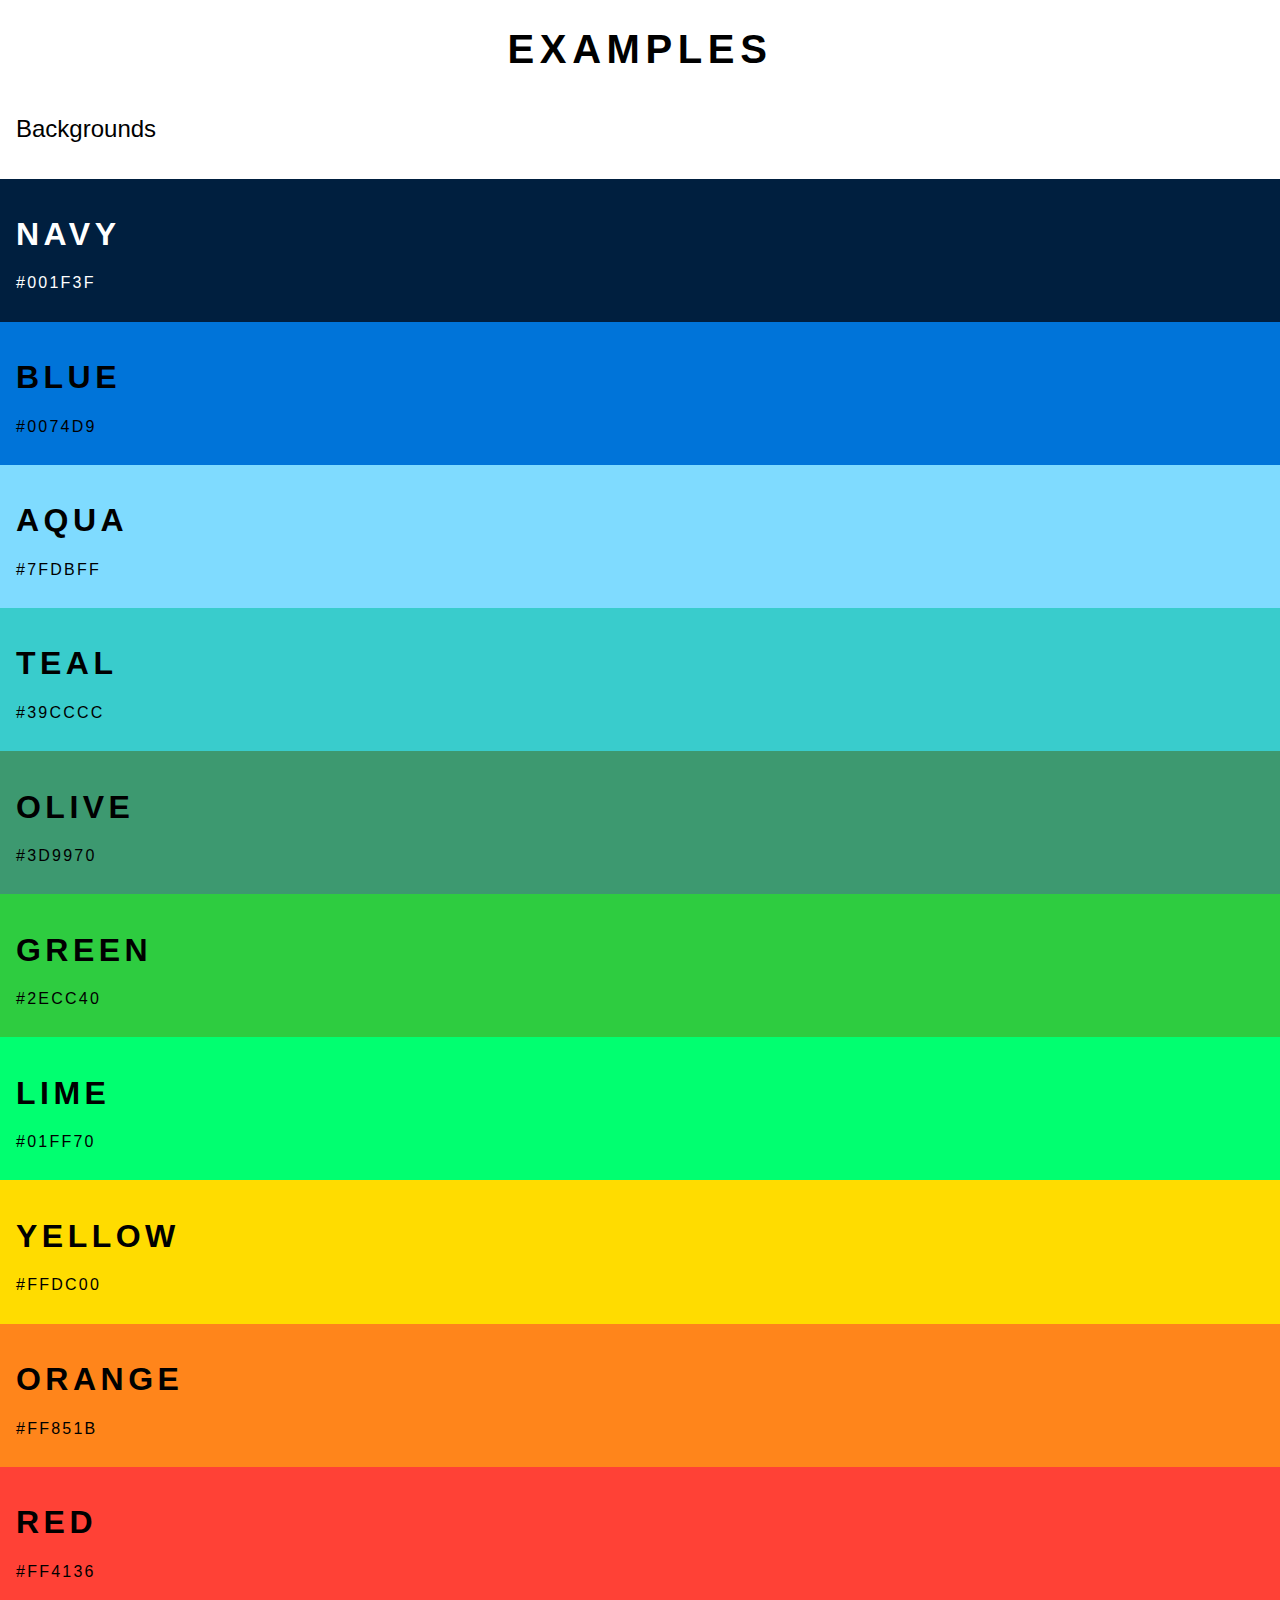
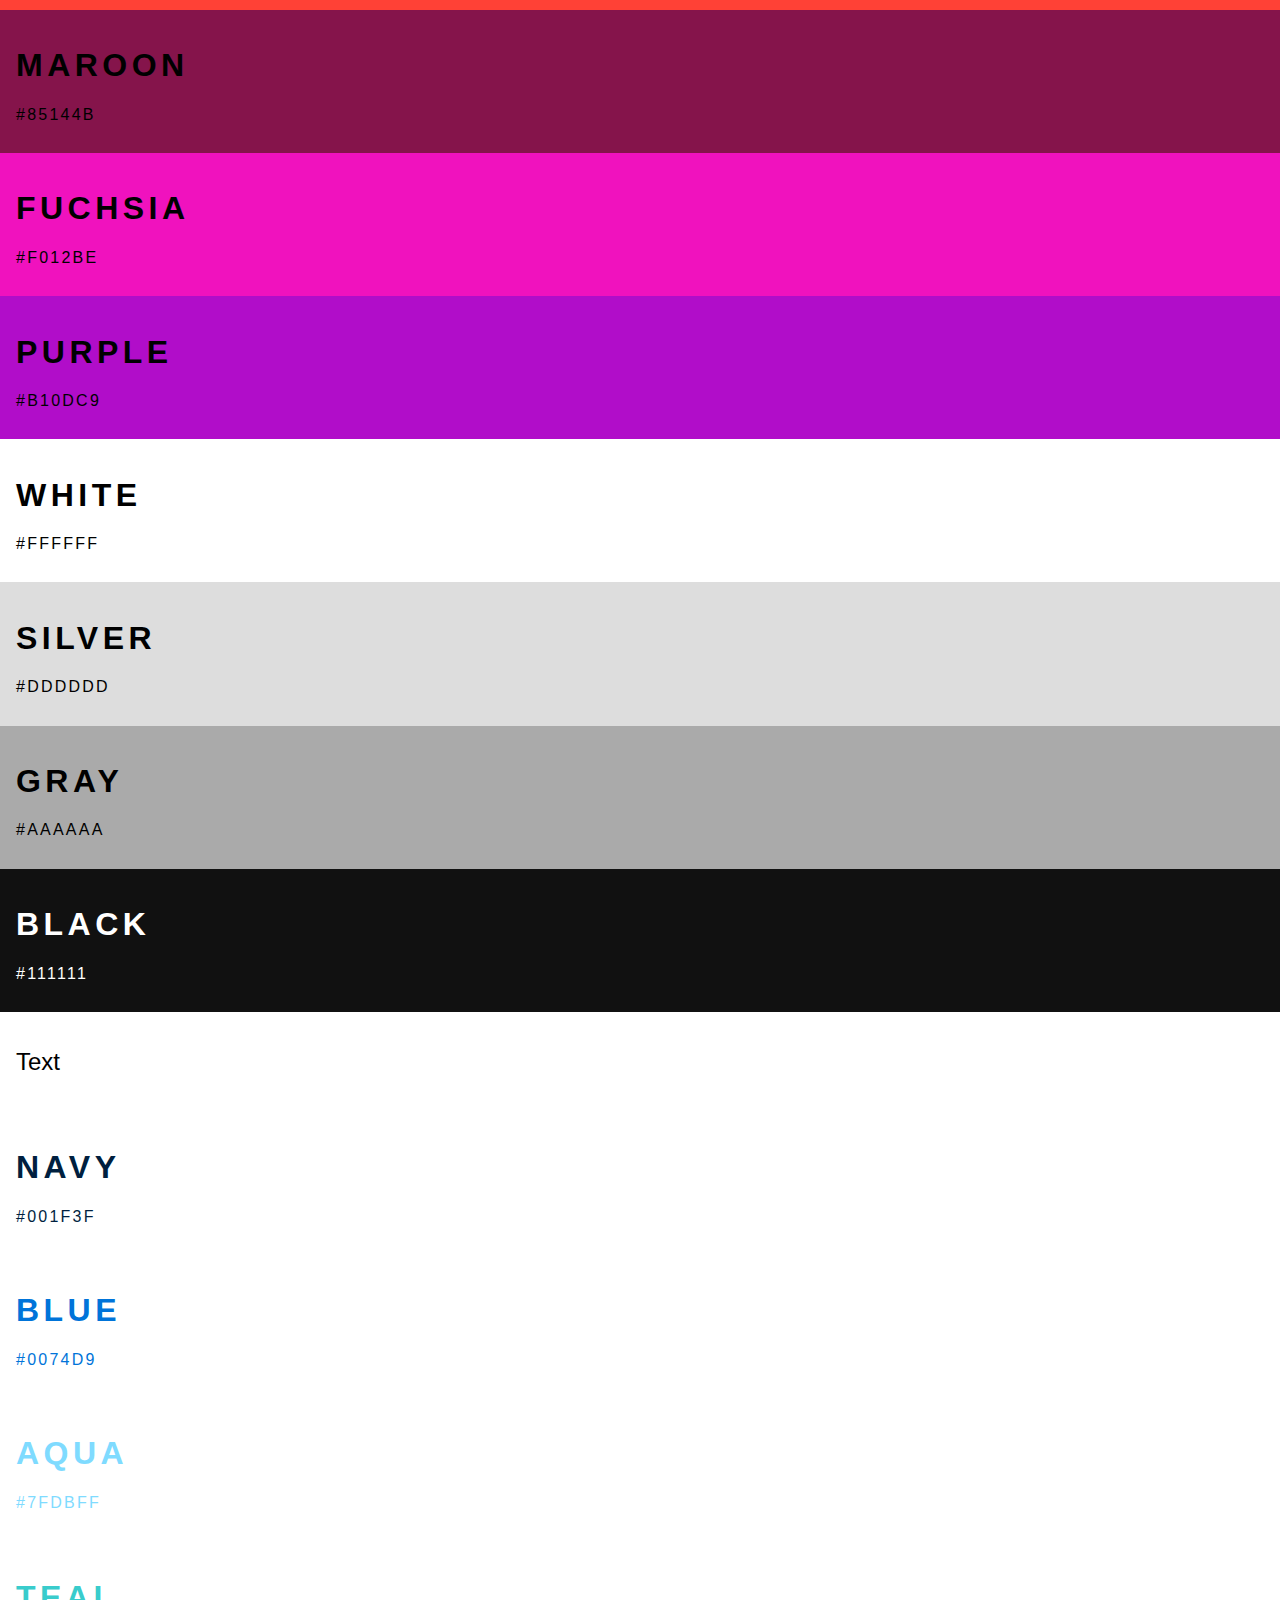
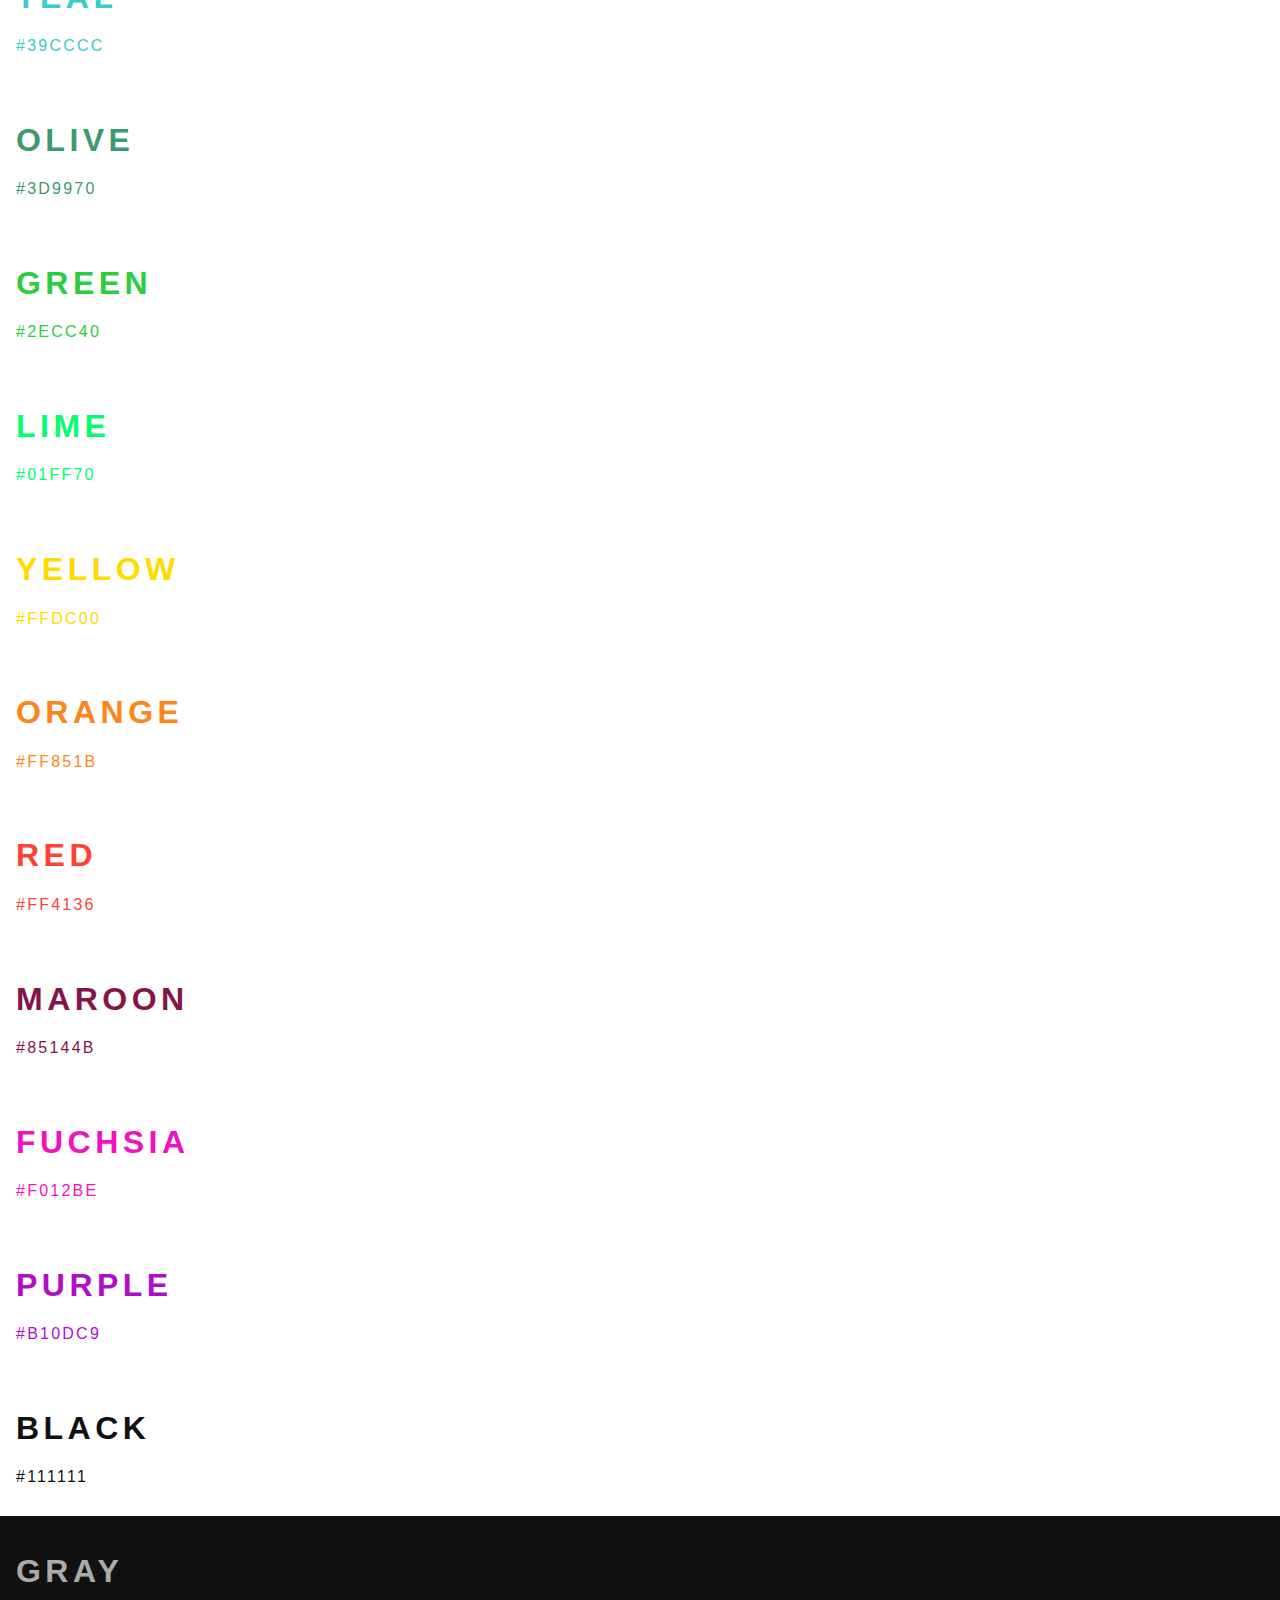
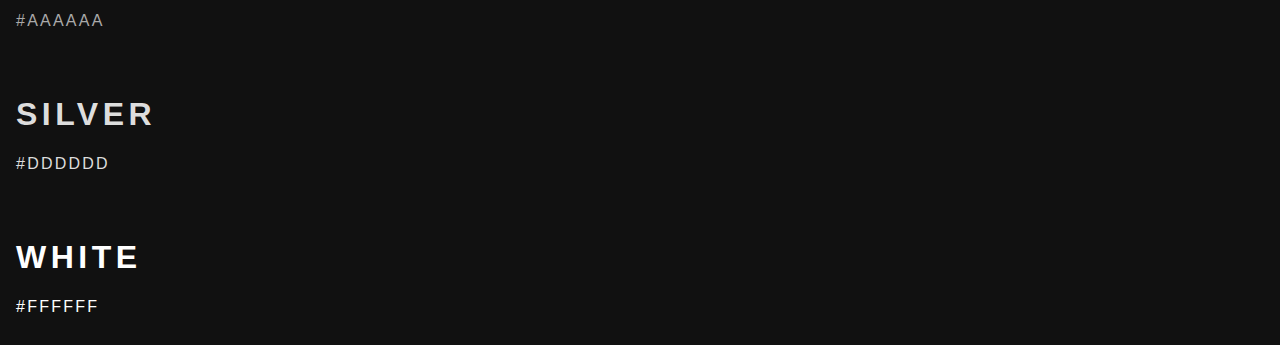
<file: mrmrs-colors-4703de3/index.html>
<!DOCTYPE html>
<html lang="en">
  <head>
    <meta http-equiv="X-UA-Compatible" content="IE=Edge">
    <meta charset="utf-8">
    <title>Colors</title>
    <meta name="author" content="mrmrs">
    <meta name="description" content="A nicer color palette for the web. Download as css, sass, stylus, or plain text.">
    <meta name="viewport" content="width=device-width, initial-scale=1">
    <link rel="stylesheet" href="css/colors.css">
    <link rel="stylesheet" href="site.css">
  </head>
  <body>
    <section>
      <header class="pvxl">
        <h1 class="mega title tc man">Examples</h1>
      </header>
      <h2 class="pvl thin f1">Backgrounds</h2>
      <div class="bg-navy pvl white">
        <h1 class="title">NAVY</h1>
        <h2 class="thin title small">#001f3f</h2>
      </div>
      <div class="bg-blue pvl">
        <h1 class="title">BLUE</h1>
        <h2 class="thin title small">#0074d9</h2>
      </div>
      <div class="bg-aqua pvl">
        <h1 class="title">AQUA</h1>
        <h2 class="thin title small">#7fdbff</h2>
      </div>
      <div class="bg-teal pvl">
        <h1 class="title">TEAL</h1>
        <h2 class="thin title small">#39cccc</h2>
      </div>
      <div class="bg-olive pvl">
        <h1 class="title">OLIVE</h1>
        <h2 class="thin title small">#3d9970</h2>
      </div>
      <div class="bg-green pvl">
        <h1 class="title">GREEN</h1>
        <h2 class="thin title small">#2ecc40</h2>
      </div>
      <div class="bg-lime pvl">
        <h1 class="title">LIME</h1>
        <h2 class="thin title small">#01ff70</h2>
      </div>
      <div class="bg-yellow pvl">
        <h1 class="title">YELLOW</h1>
        <h2 class="thin title small">#ffdc00</h2>
      </div>
      <div class="bg-orange pvl">
        <h1 class="title">ORANGE</h1>
        <h2 class="thin title small">#ff851b</h2>
      </div>
      <div class="bg-red pvl">
        <h1 class="title">RED</h1>
        <h2 class="thin title small">#ff4136</h2>
      </div>
      <div class="bg-maroon pvl">
        <h1 class="title">MAROON</h1>
        <h2 class="thin title small">#85144b</h2>
      </div>
      <div class="bg-fuchsia pvl">
        <h1 class="title">FUCHSIA</h1>
        <h2 class="thin title small">#f012be</h2>
      </div>
      <div class="bg-purple pvl">
        <h1 class="title">PURPLE</h1>
        <h2 class="thin title small">#b10dc9</h2>
      </div>
      <div class="bg-white pvl">
        <h1 class="title">WHITE</h1>
        <h2 class="thin title small">#ffffff</h2>
      </div>
      <div class="bg-silver pvl">
        <h1 class="title">SILVER</h1>
        <h2 class="thin title small">#dddddd</h2>
      </div>
      <div class="bg-gray pvl">
        <h1 class="title">GRAY</h1>
        <h2 class="thin title small">#aaaaaa</h2>
      </div>
      <div class="bg-black pvl white">
        <h1 class="title">BLACK</h1>
        <h2 class="thin title small">#111111</h2>
      </div>
    </section>
    <section>
      <h2 class="thin f1 pvl">Text</h2>
      <div class="navy pvl">
        <h1 class="title">NAVY</h1>
        <h2 class="thin title small">#001f3f</h2>
      </div>
      <div class="blue pvl">
        <h1 class="title">BLUE</h1>
        <h2 class="thin title small">#0074d9</h2>
      </div>
      <div class="aqua pvl">
        <h1 class="title">AQUA</h1>
        <h2 class="thin title small">#7fdbff</h2>
      </div>
      <div class="teal pvl">
        <h1 class="title">TEAL</h1>
        <h2 class="thin title small">#39cccc</h2>
      </div>
      <div class="olive pvl">
        <h1 class="title">OLIVE</h1>
        <h2 class="thin title small">#3d9970</h2>
      </div>
      <div class="green pvl">
        <h1 class="title">GREEN</h1>
        <h2 class="thin title small">#2ecc40</h2>
      </div>
      <div class="lime pvl">
        <h1 class="title">LIME</h1>
        <h2 class="thin title small">#01ff70</h2>
      </div>
      <div class="yellow pvl">
        <h1 class="title">YELLOW</h1>
        <h2 class="thin title small">#ffdc00</h2>
      </div>
      <div class="orange pvl">
        <h1 class="title">ORANGE</h1>
        <h2 class="thin title small">#ff851b</h2>
      </div>
      <div class="red pvl">
        <h1 class="title">RED</h1>
        <h2 class="thin title small">#ff4136</h2>
      </div>
      <div class="maroon pvl">
        <h1 class="title">MAROON</h1>
        <h2 class="thin title small">#85144b</h2>
      </div>
      <div class="fuchsia pvl">
        <h1 class="title">FUCHSIA</h1>
        <h2 class="thin title small">#f012be</h2>
      </div>
      <div class="purple pvl">
        <h1 class="title">PURPLE</h1>
        <h2 class="thin title small">#b10dc9</h2>
      </div>
      <div class="black pvl">
        <h1 class="title">BLACK</h1>
        <h2 class="thin title small">#111111</h2>
      </div>
      <div class="bg-black gray pvl">
        <h1 class="title">GRAY</h1>
        <h2 class="thin title small">#aaaaaa</h2>
      </div>
      <div class="bg-black silver pvl">
        <h1 class="title">SILVER</h1>
        <h2 class="thin title small">#dddddd</h2>
      </div>
      <div class="bg-black white pvl">
        <h1 class="title">WHITE</h1>
        <h2 class="thin title small">#ffffff</h2>
      </div>
    </section>
  </body>
</html>
</file>
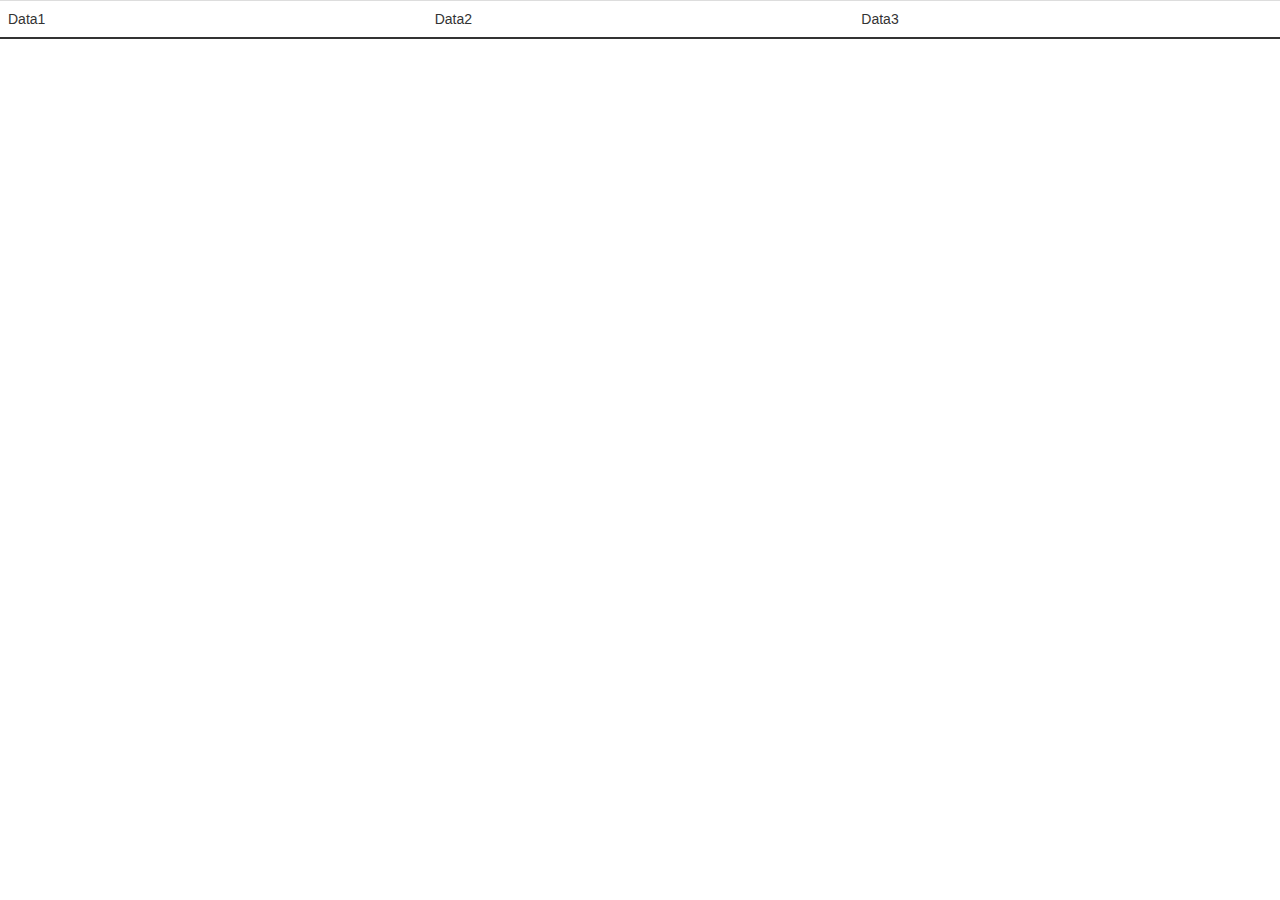
<file: exhome.html>
<!DOCTYPE html>
<html>
	<head>
		<meta charset="UTF-8">
		<title>CompPlayer</title>
		<!-- jQuery (necessary for Bootstrap's JavaScript plugins) -->
		<script src="https://ajax.googleapis.com/ajax/libs/jquery/1.11.1/jquery.min.js"></script>
		<!-- Latest compiled and minified CSS -->
		<link rel="stylesheet" href="https://maxcdn.bootstrapcdn.com/bootstrap/3.3.0/css/bootstrap.min.css">
		<!-- Latest compiled and minified JavaScript -->
		<script src="https://maxcdn.bootstrapcdn.com/bootstrap/3.3.0/js/bootstrap.min.js"></script>
		<link rel="stylesheet" href="fstyles.css">
		<script type="text/javascript" src="model.js" defer></script>
		<script type="text/javascript" src="view.js" defer></script>
		<script type="text/javascript" src="controller.js" defer></script>
		<script type="text/javascript" src="example.js" defer></script>
	</head>
	<body>
		<div id="intro"></div>
		<form id="aform" method="post">
		</form>
		<table class="table bordered" id="ftable">
			<tbody id="ftablebody"></tbody>
		</table>
	</body>
	
</html>
</file>
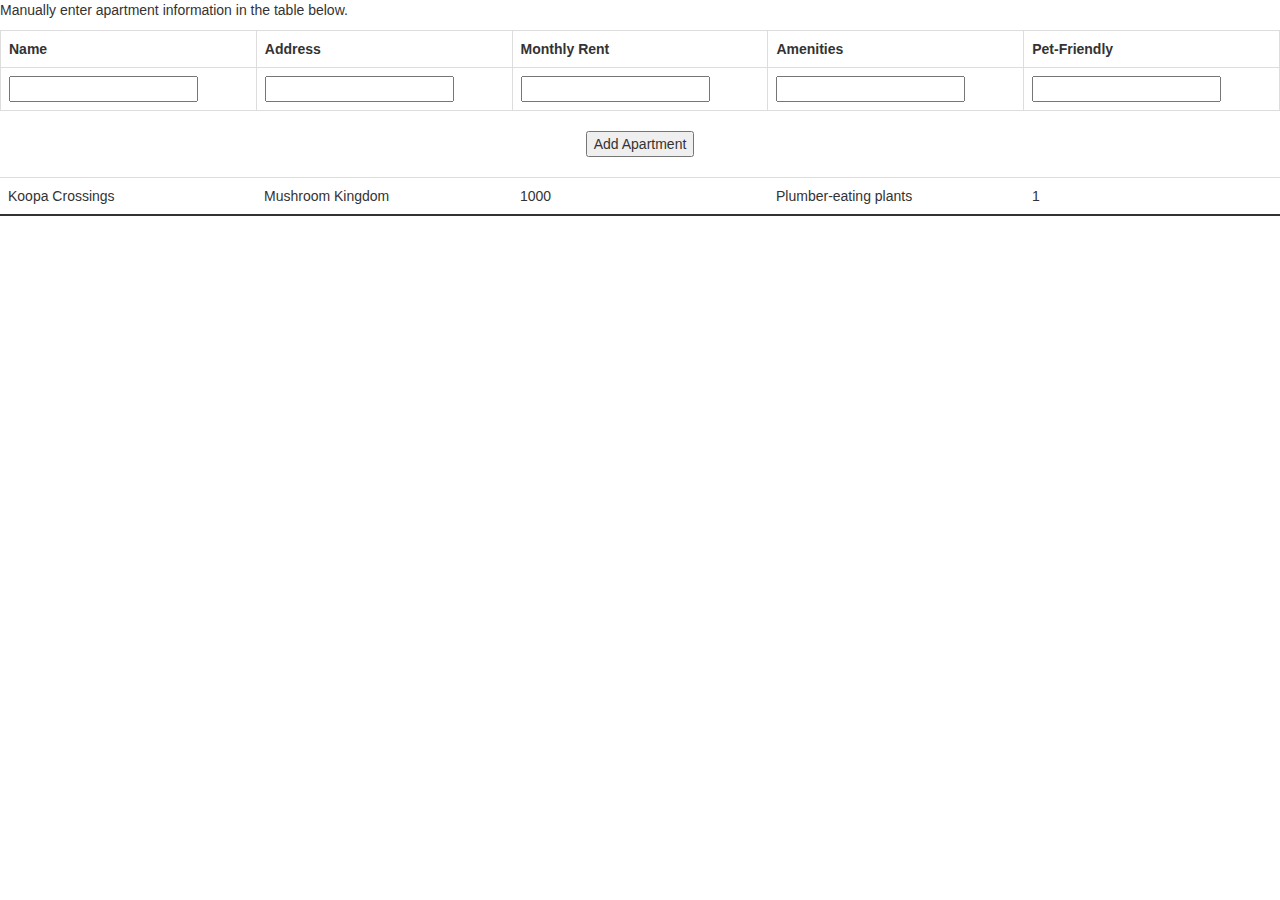
<file: basic_app/home.html>
<!DOCTYPE html>
<html>
	<head>
		<meta charset="UTF-8">
		<title>CompPlayer</title>
		<!-- jQuery (necessary for Bootstrap's JavaScript plugins) -->
		<script src="https://ajax.googleapis.com/ajax/libs/jquery/1.11.1/jquery.min.js"></script>
		<!-- Latest compiled and minified CSS -->
		<link rel="stylesheet" href="https://maxcdn.bootstrapcdn.com/bootstrap/3.3.0/css/bootstrap.min.css">
		<!-- Latest compiled and minified JavaScript -->
		<script src="https://maxcdn.bootstrapcdn.com/bootstrap/3.3.0/js/bootstrap.min.js"></script>
		<link rel="stylesheet" href="styles.css">
		<script type="text/javascript" defer="defer" src="build_home.js"></script>
	</head>
	<body>
		<div id="intro"></div>
		<form id="aform" method="post">
		</form>
		<table class="table bordered" id="ftable">
			<tbody id="ftablebody"></tbody>
		</table>
	</body>
	
</html>
</file>
<file: mrmrs-colors-4703de3/css/colors.css>
/***

   colors.css v2.0.0
   http://clrs.cc
   @mrmrs
   MIT License

***/
/*

   SKINS
   - Backgrounds
   - Colors
   - Border colors
   - SVG fills
   - SVG Strokes

*/
/* Backgrounds */
.bg-navy {
  background-color: #001F3F; }

.bg-blue {
  background-color: #0074D9; }

.bg-aqua {
  background-color: #7FDBFF; }

.bg-teal {
  background-color: #39CCCC; }

.bg-olive {
  background-color: #3D9970; }

.bg-green {
  background-color: #2ECC40; }

.bg-lime {
  background-color: #01FF70; }

.bg-yellow {
  background-color: #FFDC00; }

.bg-orange {
  background-color: #FF851B; }

.bg-red {
  background-color: #FF4136; }

.bg-fuchsia {
  background-color: #F012BE; }

.bg-purple {
  background-color: #B10DC9; }

.bg-maroon {
  background-color: #85144B; }

.bg-white {
  background-color: #fff; }

.bg-gray {
  background-color: #aaa; }

.bg-silver {
  background-color: #ddd; }

.bg-black {
  background-color: #111; }

/* Colors */
.navy {
  color: #001F3F; }

.blue {
  color: #0074D9; }

.aqua {
  color: #7FDBFF; }

.teal {
  color: #39CCCC; }

.olive {
  color: #3D9970; }

.green {
  color: #2ECC40; }

.lime {
  color: #01FF70; }

.yellow {
  color: #FFDC00; }

.orange {
  color: #FF851B; }

.red {
  color: #FF4136; }

.fuchsia {
  color: #F012BE; }

.purple {
  color: #B10DC9; }

.maroon {
  color: #85144B; }

.white {
  color: #fff; }

.silver {
  color: #ddd; }

.gray {
  color: #aaa; }

.black {
  color: #111; }

/* Border colors 

   Use with another border utility that sets border-width and style 
   i.e .border { border-width: 1px; border-style: solid; }     
*/
.border--navy {
  border-color: #001F3F; }

.border--blue {
  border-color: #0074D9; }

.border--aqua {
  border-color: #7FDBFF; }

.border--teal {
  border-color: #39CCCC; }

.border--olive {
  border-color: #3D9970; }

.border--green {
  border-color: #2ECC40; }

.border--lime {
  border-color: #01FF70; }

.border--yellow {
  border-color: #FFDC00; }

.border--orange {
  border-color: #FF851B; }

.border--red {
  border-color: #FF4136; }

.border--fuchsia {
  border-color: #F012BE; }

.border--purple {
  border-color: #B10DC9; }

.border--maroon {
  border-color: #85144B; }

.border--white {
  border-color: #fff; }

.border--gray {
  border-color: #aaa; }

.border--silver {
  border-color: #ddd; }

.border--black {
  border-color: #111; }

/* Fills for SVG */
.fill-navy {
  fill: #001F3F; }

.fill-blue {
  fill: #0074D9; }

.fill-aqua {
  fill: #7FDBFF; }

.fill-teal {
  fill: #39CCCC; }

.fill-olive {
  fill: #3D9970; }

.fill-green {
  fill: #2ECC40; }

.fill-lime {
  fill: #01FF70; }

.fill-yellow {
  fill: #FFDC00; }

.fill-orange {
  fill: #FF851B; }

.fill-red {
  fill: #FF4136; }

.fill-fuchsia {
  fill: #F012BE; }

.fill-purple {
  fill: #B10DC9; }

.fill-maroon {
  fill: #85144B; }

.fill-white {
  fill: #fff; }

.fill-gray {
  fill: #aaa; }

.fill-silver {
  fill: #ddd; }

.fill-black {
  fill: #111; }

/* Strokes for SVG */
.stroke-navy {
  stroke: #001F3F; }

.stroke-blue {
  stroke: #0074D9; }

.stroke-aqua {
  stroke: #7FDBFF; }

.stroke-teal {
  stroke: #39CCCC; }

.stroke-olive {
  stroke: #3D9970; }

.stroke-green {
  stroke: #2ECC40; }

.stroke-lime {
  stroke: #01FF70; }

.stroke-yellow {
  stroke: #FFDC00; }

.stroke-orange {
  stroke: #FF851B; }

.stroke-red {
  stroke: #FF4136; }

.stroke-fuchsia {
  stroke: #F012BE; }

.stroke-purple {
  stroke: #B10DC9; }

.stroke-maroon {
  stroke: #85144B; }

.stroke-white {
  stroke: #fff; }

.stroke-gray {
  stroke: #aaa; }

.stroke-silver {
  stroke: #ddd; }

.stroke-black {
  stroke: #111; }
</file>
<file: mrmrs-colors-4703de3/site.css>
body { margin: 0; padding: 0; font-family: avenir, 'avenir next', helvetica, 'comic sans', arial, sans-serif; }
.mega { font-size: 2.5rem; }
.small { font-size: 1rem; }
.thin { font-weight: 100; }
.pvl { padding: 1rem; }
.tc { text-align: center; }
.title { text-transform: uppercase; letter-spacing: .14em; }
</file>
<file: fstyles.css>
.bordered{
	border-bottom: solid 2px;
}
</file>
<file: basic_app/styles.css>
.bordered{
	border-bottom: solid 2px;
}
</file>
